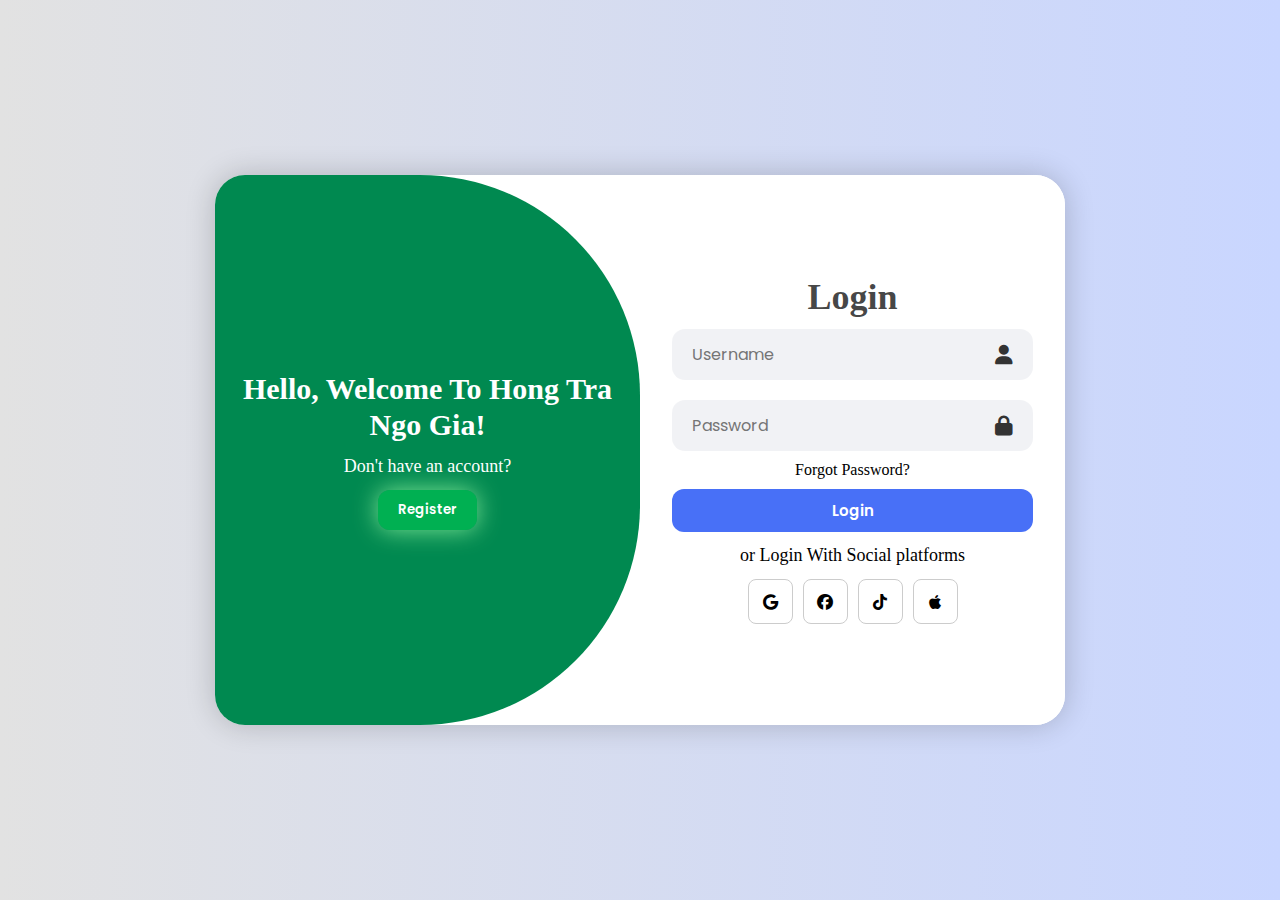
<file: DUY/index.html>
<!DOCTYPE html>
<html lang="en">
<head>
   <meta charset="UTF-8">
   <meta name="viewport" content="width=device-width, initial-scale=1.0">
   <title>Document</title>
   <link rel="stylesheet" href="resetCss.css">
   <link rel="stylesheet" href="style.css">
<link rel="stylesheet" href="https://cdnjs.cloudflare.com/ajax/libs/font-awesome/6.5.1/css/all.min.css"></head>
<body>
   <div class="container">
      <div class="container-form">
         <form action="" class="form form-login">
            <h1 class="title">Login</h1>
            <div class="input-user">
               <input type="text" class="username" placeholder="Username">
               <i class="fa-solid fa-user"></i>
            </div>   
            <div class="input-password">
               <input type="password" class="password" placeholder="Password">
               <i class="fa-solid fa-lock"></i>
            </div>   
            <div class="forgot-password">
               <a class="a-forgot" href="">Forgot Password?</a>
            </div>
            <button class="btn btn-login">Login</button>
            <div class="platform-other">
               <p>or Login With Social platforms</p>
            </div>
            <div class="platform-item platform-login">
               <div class="item"><i class="fa-brands fa-google"></i></div>
               <div class="item"><i class="fa-brands fa-facebook"></i></div>
               <div class="item"><i class="fa-brands fa-tiktok"></i></div>
               <div class="item"><i class="fa-brands fa-apple"></i></div>
              
            </div>
         </form>
         <form action="#" class="form form-register"> <h1 class="title">Registration</h1>
    
    <div class="input-user"> <input type="text" placeholder="Username" required />
        <i class="fa-solid fa-user"></i>
    </div>

    <div class="input-user" style="margin-top: 20px;">
        <input type="email" placeholder="Email" required />
        <i class="fa-solid fa-envelope"></i>
    </div>

    <div class="input-password" style="margin-top: 20px;">
        <input type="password" placeholder="Password" required />
        <i class="fa-solid fa-lock"></i>
    </div>

    <button type="submit" class="btn-register" style="margin-top: 30px;">Register</button>
    
    <p>or register with social platforms</p>
    
    <div class="platform-item platfrom-register">
        <div class="item"><i class="fa-brands fa-google"></i></div>
        <div class="item"><i class="fa-brands fa-facebook"></i></div>
        <div class="item"><i class="fa-brands fa-tiktok"></i></i></div>
        <div class="item"><i class="fa-brands fa-apple"></i></div>
    </div>
</form>
      </div>
      <div class="background-panel">
         <div class="toggle-panel panel-left">
            <h1>Hello, Welcome To Hong Tra Ngo Gia!</h1>
          <p>Don't have an account?</p>
          <button class="btn btn-transfer-register">Register</button>
         </div>
      <div class="toggle-panel panel-right">
            <h1>Login</h1>
          <p>Please login if you already have an account!</p>
          <button class="btn btn-transfer-login">Login</button>
         </div>
      </div>
   </div>   
   <script src="main.js"></script>
</body>
</html>
</file>
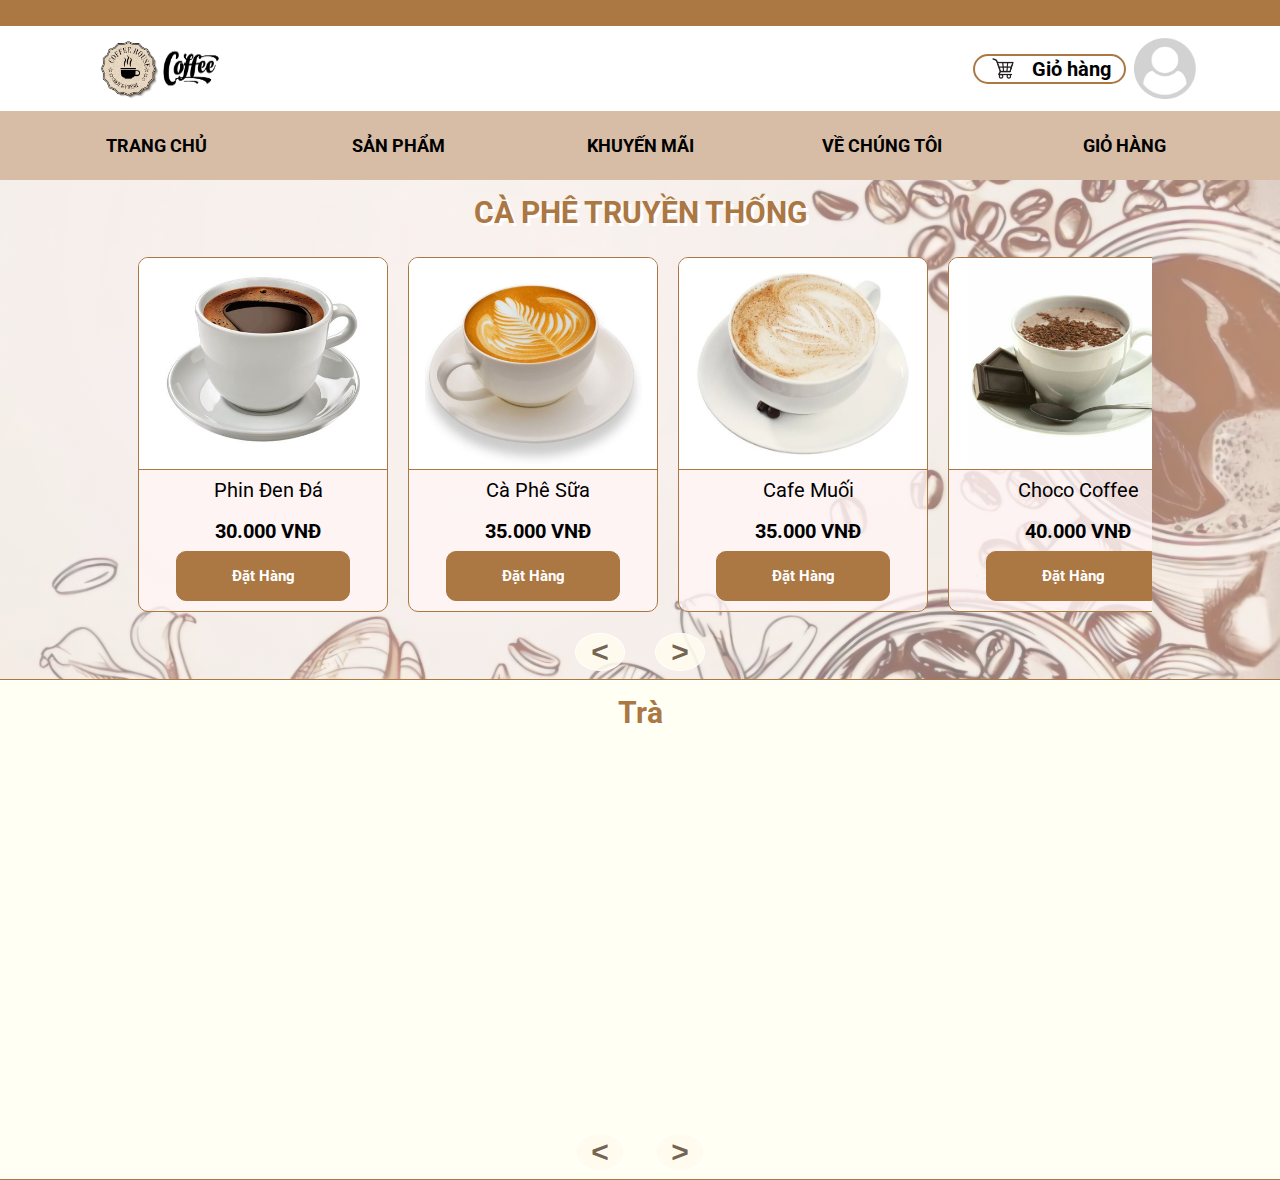
<file: Phuc/index.html>
<!DOCTYPE html>
<html lang="vi">
<head>
    <meta charset="UTF-8">
    <meta name="viewport" content="width=device-width, initial-scale=1.0">
    <title>Menu</title>
    <link rel="stylesheet" href="style_draft.css">
</head>

<body>
    <!-- ===== HEADER ===== -->
    <header class="header">
        <div class="decoration"></div>
        <div class="header_top">
            <button class="header-menu-btn"> 
                <img src="nav.svg">
            </button>

            <div class="header-brand">
                <a class="logo" href="#">     
                    <img class="logo_icon" src="/Phuc/Header/logo.png" alt="Logo Shop">   
                    <img class="logo_text" src="/Phuc/Header/Logo_Text.png" alt="Logo Shop Text">        
                </a>
            </div>

            <div class="header-actions">
                <button class="cart">
                    <img src="/Phuc/Header/Shopping_cart.png" alt="Giỏ Hàng">
                    <p>Giỏ hàng</p>
                </button>
                
                <a class="user-icon" href="#">
                    <img src="/Phuc/Header/usericon.png" alt="Đăng Nhập">
                </a>
            </div>
        </div>

        <nav class ="header_nav">
            <a class="feature" href="#">TRANG CHỦ</a>
            <a class="feature" href="#">SẢN PHẨM</a>
            <a class="feature" href="#">KHUYẾN MÃI</a>
            <a class="feature" href="#">VỀ CHÚNG TÔI</a>
            <a class="feature" href="#">GIỎ HÀNG</a>
            <a class="feature" href="#">ĐĂNG NHẬP</a>
            <a class="feature" href="#">ĐĂNG KÝ</a>
        </nav>
    </header>


    <main class="content">

    <section class="product cafe">

        <h1 class="title-product">CÀ PHÊ TRUYỀN THỐNG</h1>
        
        <div class="slider-window">
            <div class="slider-track" id ="product-list-cafe">
                <!-- <article class="product-card product-card-cafe">
                    <div class = "container_images">
                        <img class="images_product" src="" alt="">
                    </div>

                    <div class="product-info">
                        <p class="product-name"></p>
                        <p class="price"></p>
                    </div>

                    <div class="container_btn"> 
                        <button class="order-btn"></button>
                    </div>
                </article> -->
            </div>
        </div>

        <div class="slider-nav">
            <button class="btn btn-prev"> &lt; </button>
            <button class="btn btn-next"> &gt; </button>
        </div>
    </section>

    <!-- ===== TRÀ ===== -->
    <section class="product tea-product">
        <h1 class="title-product">Trà</h1>
        
        <div class="slider-window">
                <div class="slider-track">
                </div>
        </div>

        <div class="slider-nav">
            <button class="btn btn-prev"> &lt; </button>
            <button class="btn btn-next"> &gt; </button>
        </div>
    </section>


    <!-- ===== FREEZE ===== -->
    <!-- <section class="product">
        <h1 class="title-product">FREEZE</h1>

        <div class="slider-window">
        </div>                      

        <div class="nav-bar">
            <button class="btn btn-prev">Prev</button>
            <button class="btn btn-next">Next</button>
        </div>
    </section> -->
    </main>

    <footer>

    </footer>

    <script src="/Phuc/nav.js"></script>
    <script src="/Phuc/read_data.js"></script>
</body>
</html>
</file>
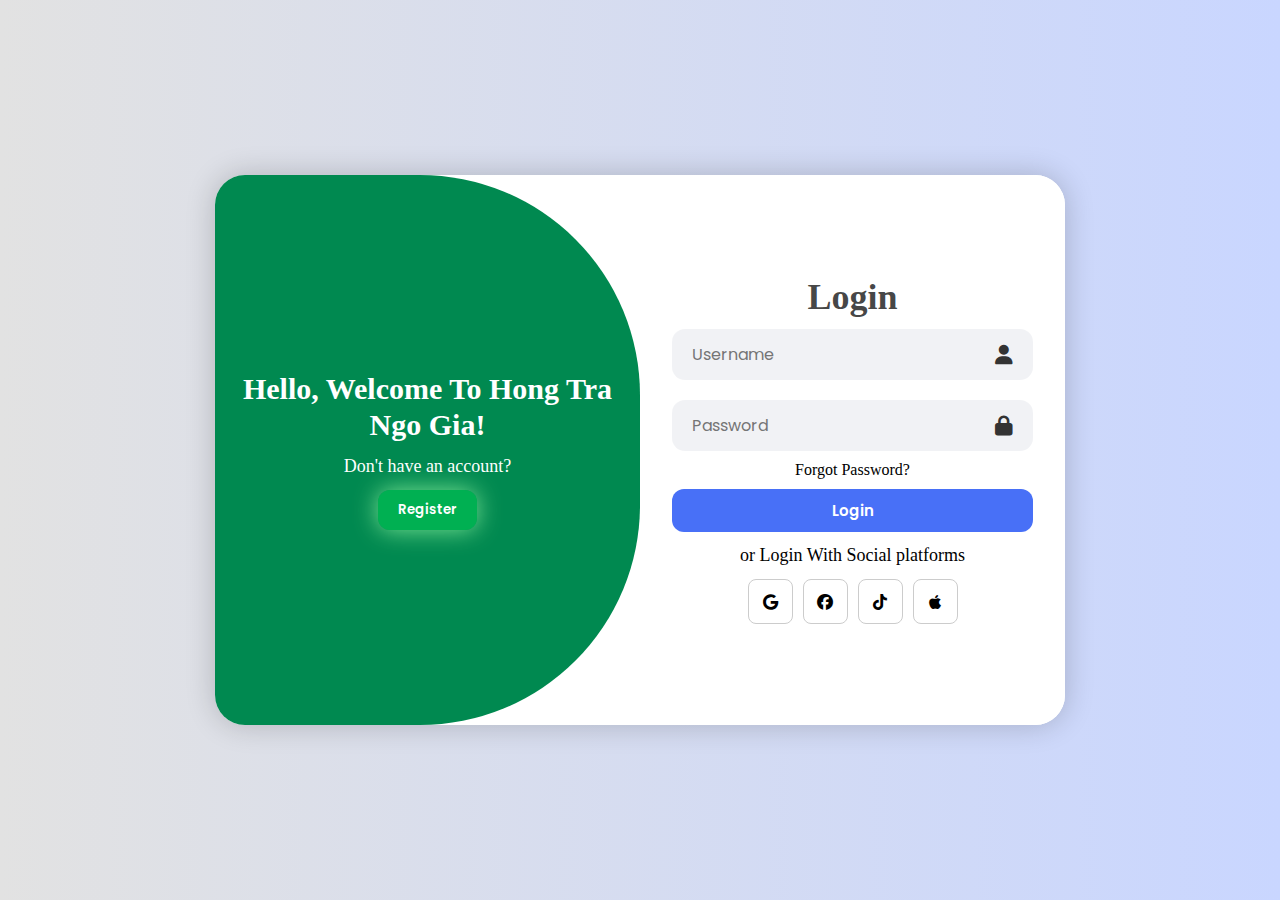
<file: DUY/draff1/index.html>
<!DOCTYPE html>
<html lang="en">
<head>
   <meta charset="UTF-8">
   <meta name="viewport" content="width=device-width, initial-scale=1.0">
   <title>Document</title>
   <link rel="stylesheet" href="resetCss.css">
   <link rel="stylesheet" href="style.css">
<link rel="stylesheet" href="https://cdnjs.cloudflare.com/ajax/libs/font-awesome/6.5.1/css/all.min.css"></head>
<body>
   <div class="container">

      <!-- container-form -->
      <div class="container-form ">
         <form action=""  class="form form-login">
            <h1 class="title">Login</h1>
            <div class="input-user">
               <input type="text" class="username" required placeholder="Username">
               <i class="fa-solid fa-user"></i>
            </div>   
            <div class="input-password">
               <input type="password" class="password" required placeholder="Password">
               <i class="fa-solid fa-lock"></i>
            </div>   
            <div class="forgot-password">
               <a class="a-forgot" href="">Forgot Password?</a>
            </div>
            <button class="btn btn-login">Login</button>
            <div class="platform-other">
               <p>or Login With Social platforms</p>
            </div>
            <div class="platform-item platform-login">
               <div class="item"><i class="fa-brands fa-google"></i></div>
               <div class="item"><i class="fa-brands fa-facebook"></i></div>
               <div class="item"><i class="fa-brands fa-tiktok"></i></div>
               <div class="item"><i class="fa-brands fa-apple"></i></div>
              
            </div>
         </form>
         <!-- form register -->
         <form action="#" class="form form-register"> <h1 class="title">Registration</h1>
    
             <div class="input-user"> <input type="text" placeholder="Username" required />
                 <i class="fa-solid fa-user"></i>
             </div>

             <div class="input-user" style="margin-top: 20px;">
                 <input type="email" placeholder="Email" required />
                 <i class="fa-solid fa-envelope"></i>
             </div>

             <div class="input-password" style="margin-top: 20px;">
                 <input type="password" placeholder="Password" required />
                 <i class="fa-solid fa-lock"></i>
             </div>

             <button type="submit" class="btn-register" style="margin-top: 30px;">Register</button>
             
             <p>or register with social platforms</p>
             
             <div class="platform-item platfrom-register">
                 <div class="item"><i class="fa-brands fa-google"></i></div>
                 <div class="item"><i class="fa-brands fa-facebook"></i></div>
                 <div class="item"><i class="fa-brands fa-tiktok"></i></i></div>
                 <div class="item"><i class="fa-brands fa-apple"></i></div>
             </div>
          </form>
      </div>

      <!-- container-panel -->
      <div class="background-panel">
         <div class="toggle-panel panel-left">
            <h1>Hello, Welcome To Hong Tra Ngo Gia!</h1>
          <p>Don't have an account?</p>
          <button class="btn btn-transfer-register">Register</button>
         </div>
      <div class="toggle-panel panel-right">
            <h1>Login</h1>
          <p>Please login if you already have an account!</p>
          <button class="btn btn-transfer-login">Login</button>
         </div>
      </div>
   </div>   
   <script src="main.js"></script>
</body>
</html>
</file>
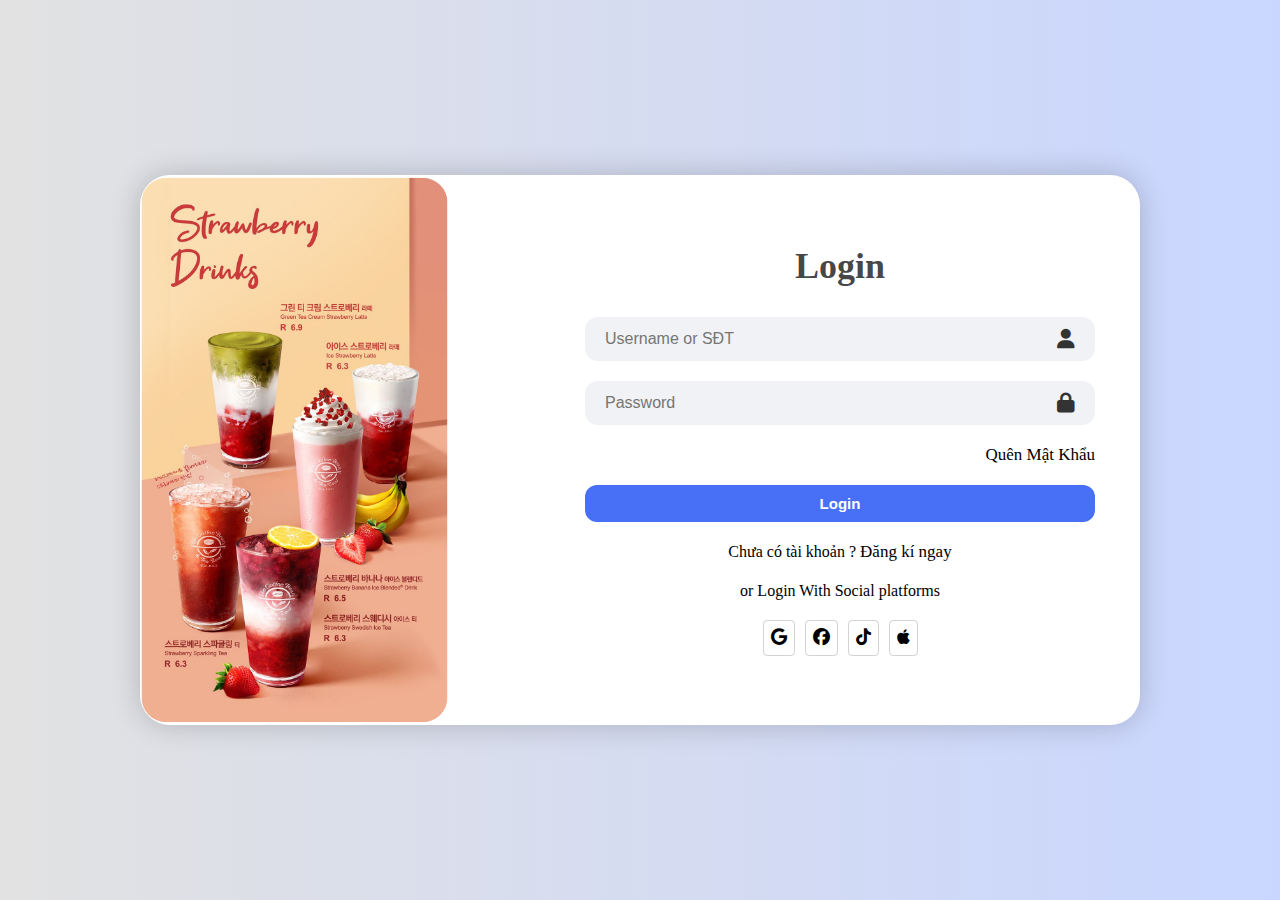
<file: DUY/draff2/index.html>
<!DOCTYPE html>
<html lang="en">
<head>
   <meta charset="UTF-8">
   <meta name="viewport" content="width=device-width, initial-scale=1.0">
   <title>Login</title>
   <link rel="stylesheet" href="./css/login/style.css">
</head>
<body>
   <div class="container">

      <div class="flex-center container-form ">
         <form   action="" enctype="application/x-www-form-urlencoded"  class="form gap-20 flex-colum form-login">
            <h1 class="title bold">Login</h1>
            <!-- input-user -->
            <div class="input-user input relative">
               <input type="text" class="username" required placeholder="Username or SĐT">
               <i class="fa-solid fa-user"></i>
            </div>   
            <!-- input-passwd -->
            <div class="input-password input relative">
               <input type="password" id="password" class="password " required placeholder="Password">
               <i class="fa-solid fa-lock" style="cursor: pointer; " id="togglePassword"></i>
               <!-- <i class="fa-solid  fa-eye" ></i> -->
            </div>   
            
            <div class="forgot-password">
               <a class="a-forgot" href="">Quên Mật Khẩu </a>
               
            </div>
            
            <button class="btn btn-login">Login</button>

           <div class="no-account">
               <span>Chưa có tài khoản ? </span>
               <a class="a-account" href="./register.html">Đăng kí ngay</a>
            </div>

            <div class="platform-other">
               <p>or Login With Social platforms</p>
            </div>
            <div class="flex gap-10 platform-item platform-login">
               <a href="" class="item"><i class="fa-brands fa-google"></i></a>
               <a href="" class="item"><i class="fa-brands fa-facebook"></i></a>
               <a href="" class="item"><i class="fa-brands fa-tiktok"></i></a>
               <a href="" class="item"><i class="fa-brands fa-apple"></i></a>
              
            </div>
         </form> 
         
         
      </div>
      <div class="container-panel ">
         <img src="./img/d94327edc7ae4b131845767888022b35.jpg" alt="">
      </div>
   </div>
   <script src="./js/login.js"></script>
</body>
</html>
</file>
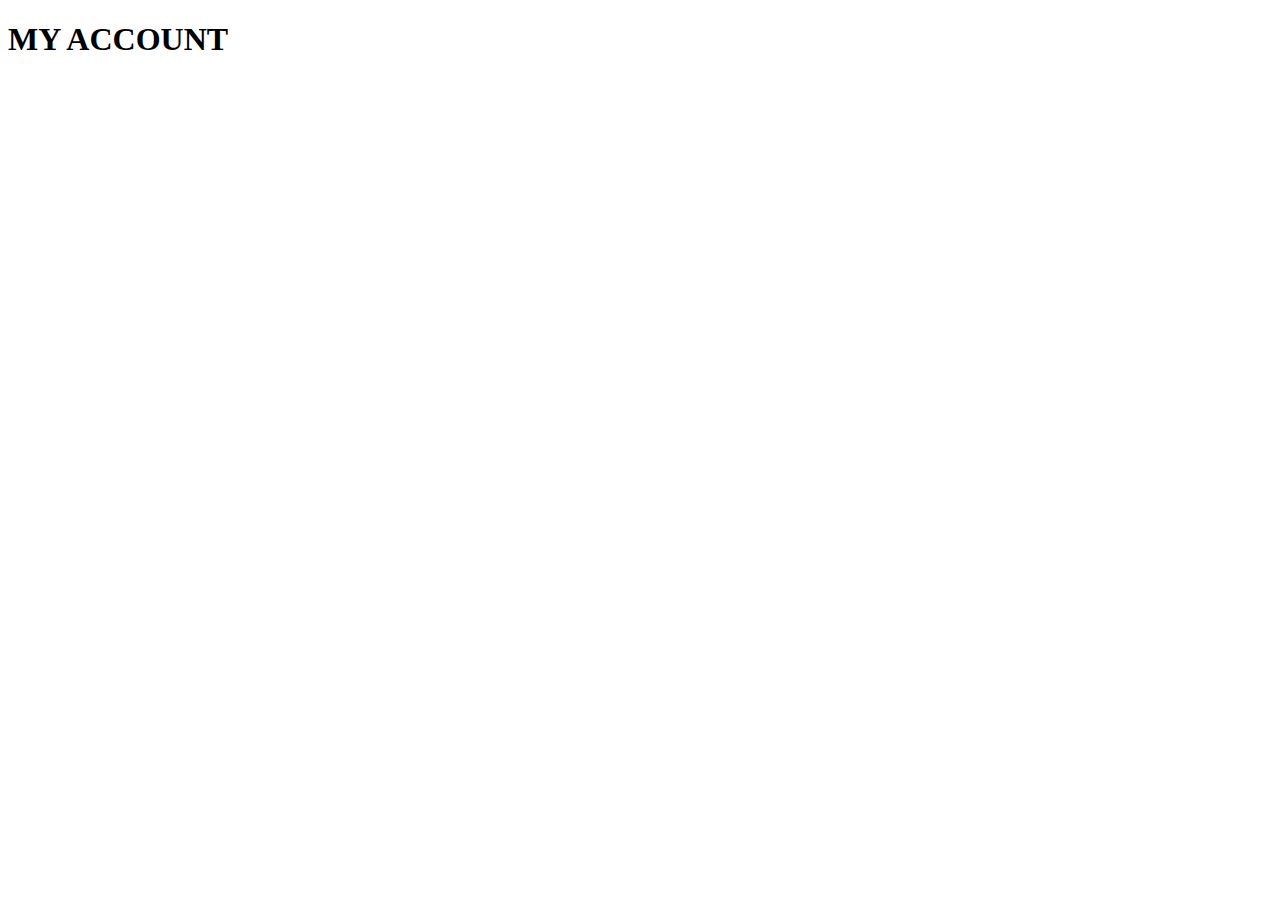
<file: Account/account.html>
<!DOCTYPE html>
<html lang="en">
<head>
    <meta charset="UTF-8">
    <meta name="viewport" content="width=device-width, initial-scale=1.0">
    <title>Document</title>
</head>
<body>
    <h1>MY ACCOUNT</h1>
    
</body>
</html>
</file>
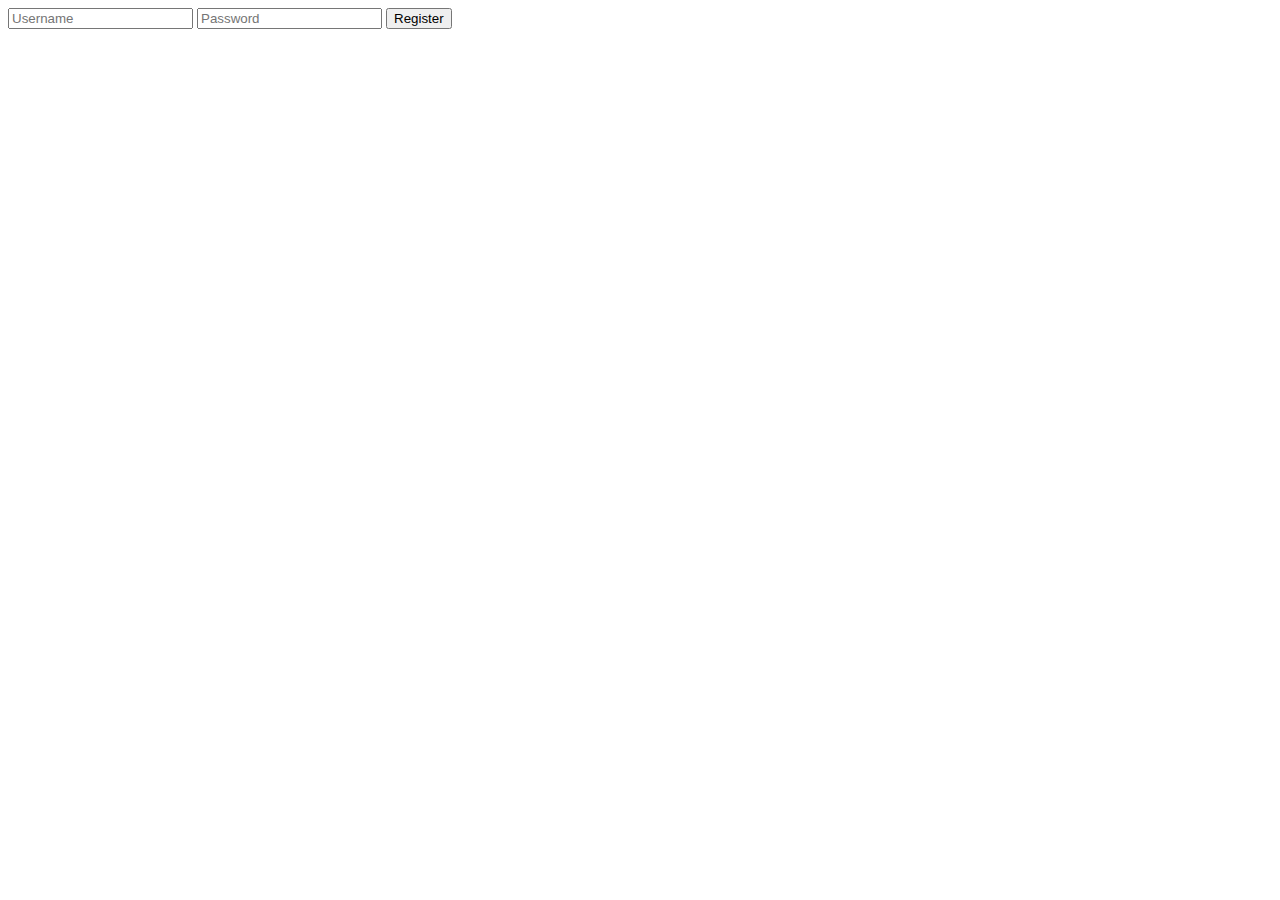
<file: control_register/test_reg.html>
<!DOCTYPE html>
<html lang="en">
<head>
    <meta charset="UTF-8">
    <meta name="viewport" content="width=device-width, initial-scale=1.0">
    <title>Document</title>
</head>
<body>
    <input type="text" id="username" placeholder="Username">
    <input type="password" id="password" placeholder="Password">

    <button id="btnRegister">Register</button>
    <script type="module" src="register.js"></script>
</body>
</html>
</file>
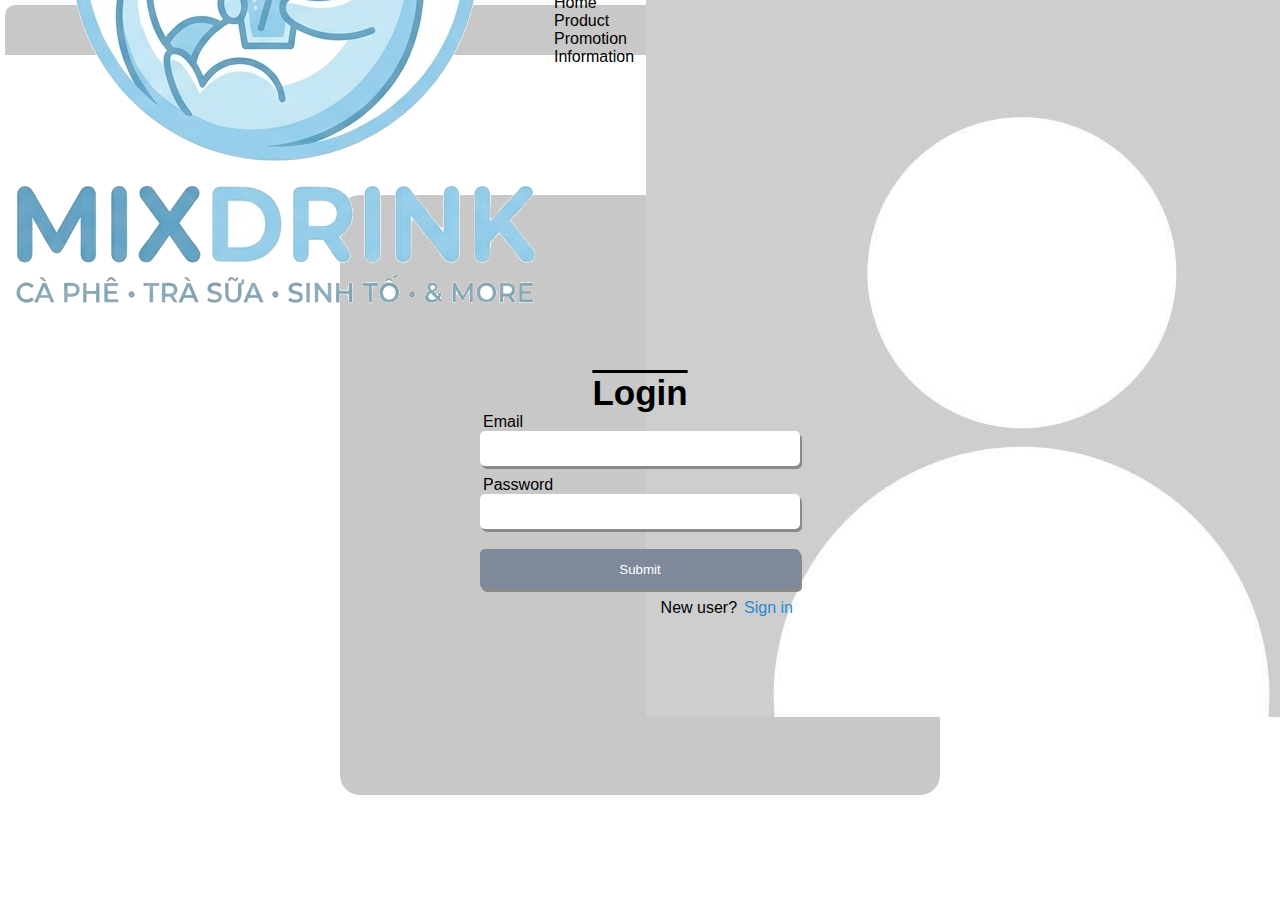
<file: pages/login.html>
<!DOCTYPE html>
<html lang="en">

<head>
    <meta charset="UTF-8">
    <meta name="viewport" content="width=device-width, initial-scale=1.0">
    <title>Login</title>
    <link rel="stylesheet" href="/css/base.css">
    <link rel="stylesheet" href="/css/layout.css">
    <link rel="stylesheet" href="/css/components.css">
    <link rel="stylesheet" href="/css/pages/login.css">
</head>

<body>
    <header>
        <div id="nav-container"></div>
        <script src="/js/nav.js" defer></script>
    </header>

    <main>
        <div>
            <form action="/login" method="post" class="login-form">
                <h2 class="title">Login</h2>
                <label for="email">Email</label><br>
                <input type="text" name="email" id="email">
                <label for="password">Password</label><br>
                <input type="password" name="password" id="password">
                <button type="submit" class="login-submit-btn">Submit</button>
                <p class="signin">New user?<a href="/pages/signin.html">Sign in</a></p>
            </form>
        </div>
    </main>
</body>

</html>
</file>
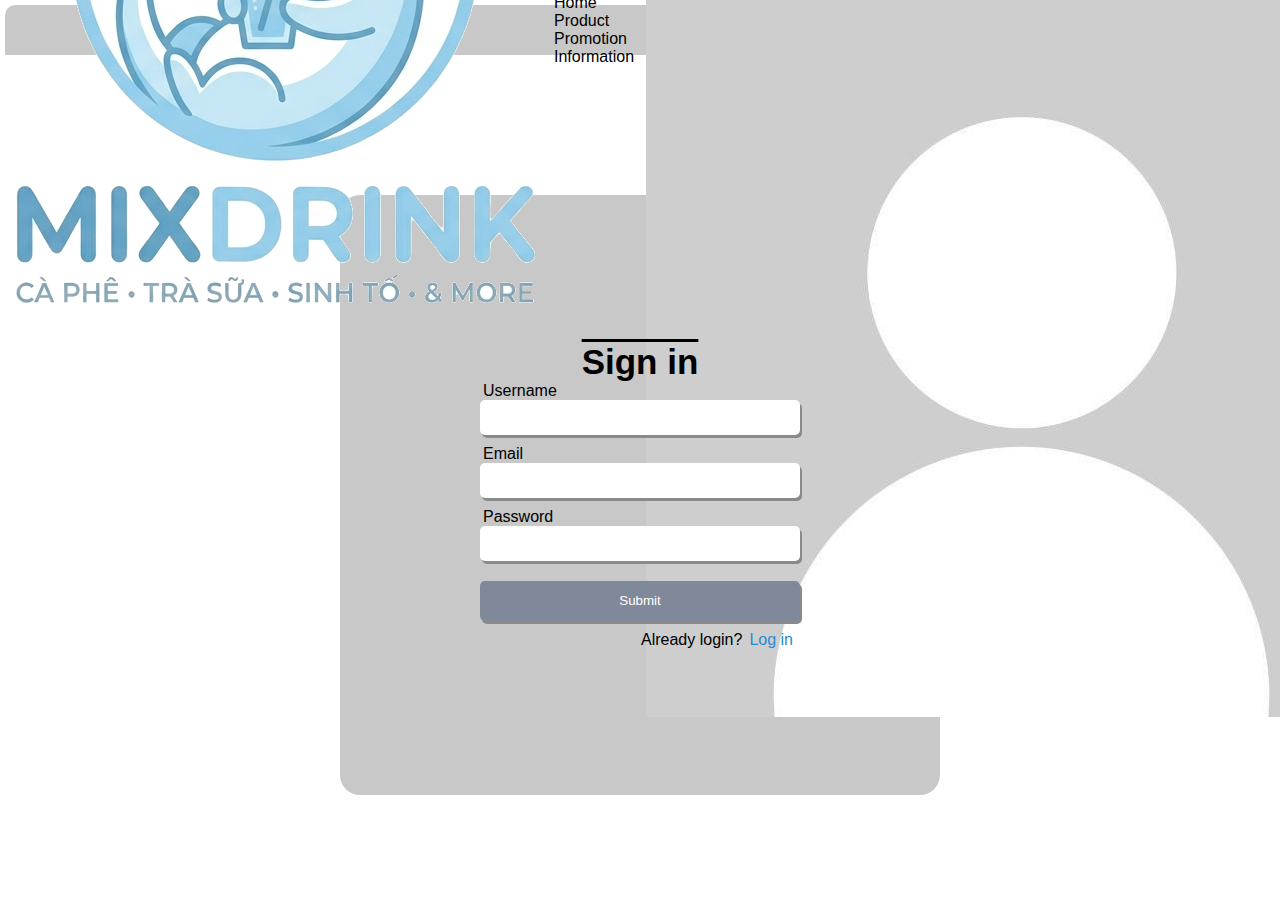
<file: pages/signin.html>
<!DOCTYPE html>
<html lang="en">
<head>
    <meta charset="UTF-8">
    <meta name="viewport" content="width=device-width, initial-scale=1.0">
    <title>Sign in</title>
    <link rel="stylesheet" href="/css/base.css">
    <link rel="stylesheet" href="/css/layout.css">
    <link rel="stylesheet" href="/css/components.css">
    <link rel="stylesheet" href="/css/pages/login.css">
</head>
<body>
    <header>
        <div id="nav-container"></div>
        <script src="/js/nav.js" defer></script>
    </header>

    <main>
        <div>
            <form action="/login" method="post" class="login-form">
                <h2 class="title">Sign in</h2>
                <label for="username">Username</label><br>
                <input type="text" name="username" id="username">
                <label for="email">Email</label><br>
                <input type="text" name="email" id="email">
                <label for="password">Password</label><br>
                <input type="password" name="password" id="password">
                <button type="submit" class="login-submit-btn">Submit</button>
                <p class="signin">Already login?<a href="/pages/login.html">Log in</a></p>
            </form>
        </div>
    </main>
</body>
</html>
</file>
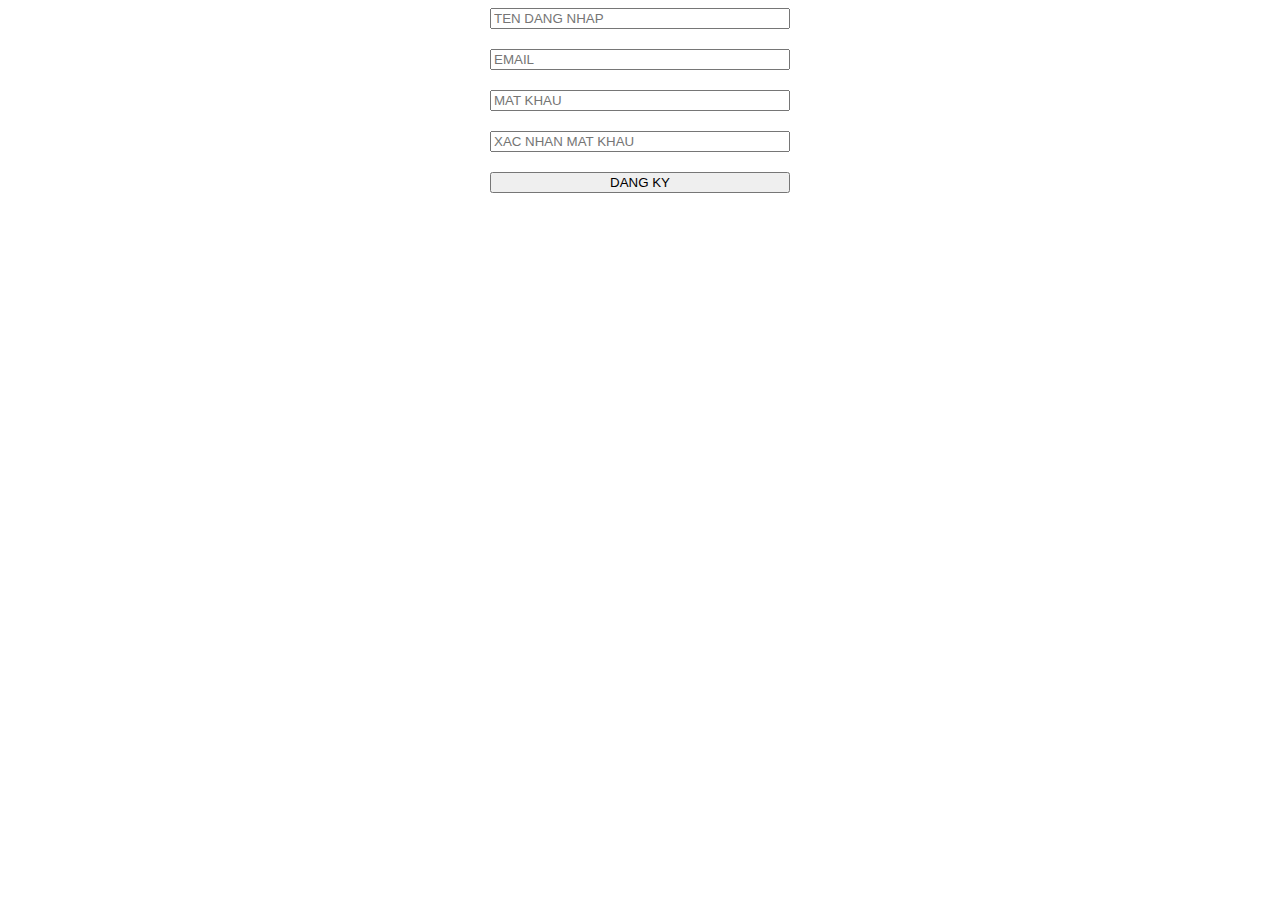
<file: Register/register.html>
<!DOCTYPE html>
<html lang="en">
<head>
    <meta charset="UTF-8">
    <meta name="viewport" content="width=device-width, initial-scale=1.0">
    <title>Document</title>
</head>
<body style="display: flex; justify-content: center;">
    <form style="display: flex; flex-direction: column; justify-content: center; width: 300px; gap: 20px;">
        <input id="username" class="form-control" type="text" placeholder="TEN DANG NHAP">
        <input id="email" class="form-control" type="email" required placeholder="EMAIL">
        <input id="password" class="form-control" type="password" placeholder="MAT KHAU">
        <input id="confirm_password" class="form-control" type="password" placeholder="XAC NHAN MAT KHAU">
        <button type="submit" class="btn btn-primary">DANG KY</button>
        <script src="register.js"></script>
    </form>

</body>
</html>
</file>
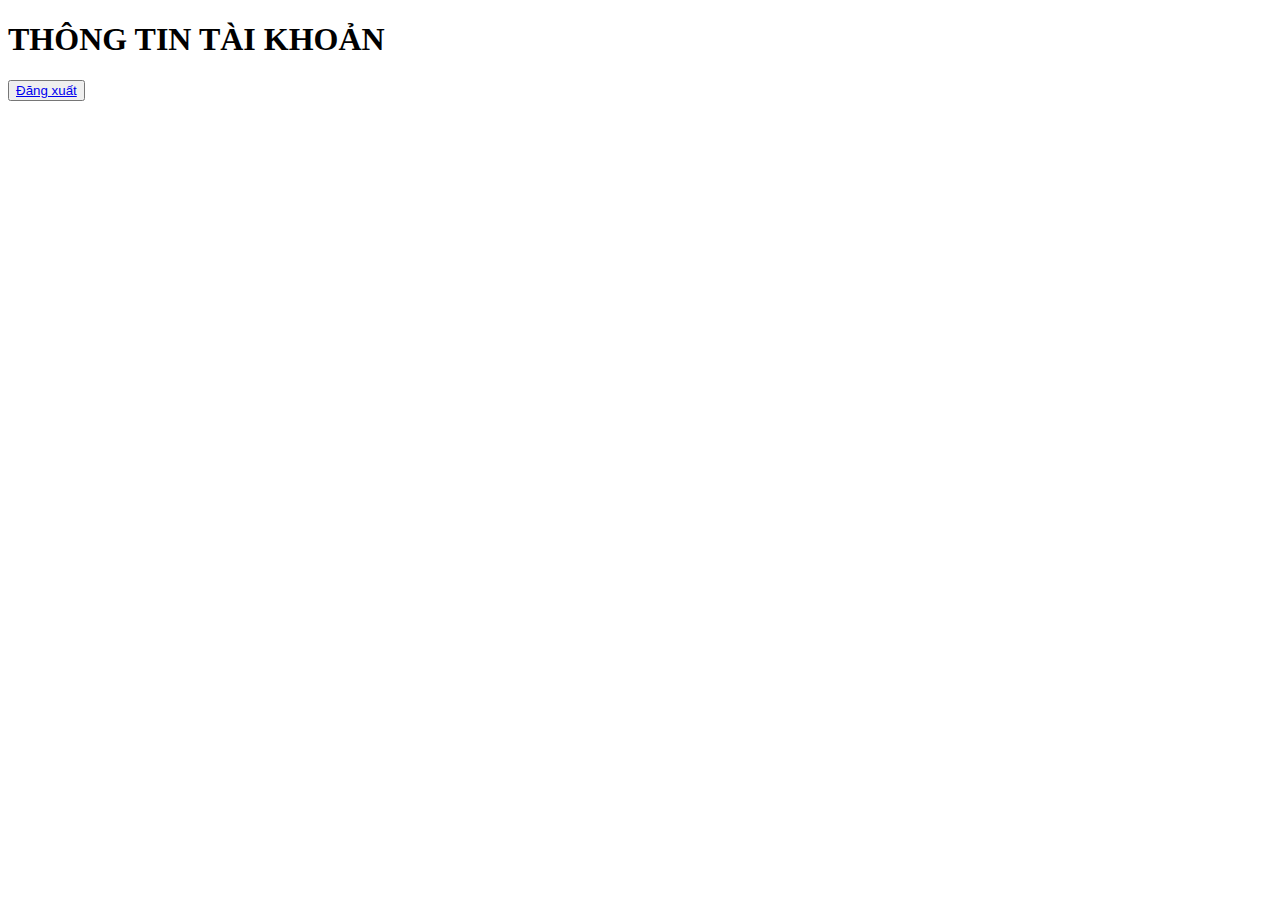
<file: UI/account.html>
<!DOCTYPE html>
<html lang="en">
<head>
    <meta charset="UTF-8">
    <meta name="viewport" content="width=device-width, initial-scale=1.0">
    <title>Document</title>
</head>
<body>
    <h1>THÔNG TIN TÀI KHOẢN</h1>
    <p class="name">
    </p>
    <button id="log_out"> <a href="../index.html">Đăng xuất</a></button>
    <script src="./show_info.js">
    </script>
</body>
</html>
</file>
<file: DUY/style.css>
@import url('https://fonts.googleapis.com/css2?family=Poppins:wght@300;400;500;600;700&display=swap');

* {
    box-sizing: border-box;
    font-family: "Poppins", sans-serif;
    text-decoration: none;
}

html {
    font-size: 62.5%;
}

body {
    font-size: 1.6rem;
    display: flex;
    justify-content: center;
    align-items: center;
    min-height: 100vh;
    background: linear-gradient(90deg, #e2e2e2, #c9d6ff);
    line-height: normal;
}

h1, h2, h3, h4, h5, h6, b, strong {
    font-weight: bold;
    line-height: 1.2;
}

.forgot-password {
    margin-top: 10px;
}

.a-forgot {
    color: black;
    padding: 10px;
}

.a-forgot:hover {
    text-shadow: 0.5px 0 0 currentColor;
}

.container {
    position: relative;
    width: 850px;
    height: 550px;
    background: #fff;
    border-radius: 30px;
    box-shadow: 0 0 30px rgba(0, 0, 0, .2);
    overflow: hidden;
}

.container-form {
    position: absolute;
    right: 0;
    width: 50%;
    height: 100%;
    background: #fff;
    display: flex;
    align-items: center;
    justify-content: center;
    z-index: 1;
    transition: .6s ease-in-out;
}

.container.active .container-form {
    right: 50%;
}

.form {
    position: absolute;
    width: 85%;
    display: flex;
    flex-direction: column;
    align-items: center;
    transition: .6s ease-in-out;
}

.form-login {
    opacity: 1;
    z-index: 2;
}

.container.active .form-login {
    opacity: 0;
    transform: translateX(-100%);
    transition: 0.5s ease-in-out;
}

.form-register {
    opacity: 0;
    pointer-events: none;
    transform: translateX(100%);
}

.container.active .form-register {
    opacity: 1;
    pointer-events: all;
    transform: translateX(0);
}

h1.title {
    font-size: 36px;
    margin-bottom: 10px;
    color: rgba(0, 0, 0, 0.737);
    font-weight: 700;
}

.container p {
    font-size: 1.8rem;
    margin: 13px 0;
}

.input-user, .input-password {
    position: relative;
    width: 100%;
}

.input-user input, .input-password input {
    width: 100%;
    padding: 13px 50px 13px 20px;
    background-color: #d1d4de4d;
    border-radius: 13px;
    border: none;
    outline: none;
    font-size: 16px;
}

.input-password {
    margin-top: 20px;
}

.input-user i, .input-password i {
    position: absolute;
    right: 20px;
    top: 50%;
    transform: translateY(-50%);
    font-size: 20px;
    color: #333;
}

.form .btn-login, .btn-register {
    width: 100%;
    padding: 10px;
    background-color: #1d4ff5cf;
    border-radius: 12px;
    color: white;
    font-size: 15px;
    margin-top: 10px;
    border: none;
    font-weight: 600;
}

.btn-login:hover, .btn-register:hover {
    cursor: pointer;
    background-color: #1d4ff5;
    box-shadow: 0 0 20px rgba(29, 79, 245, 0.6);
    transform: translateY(-2px);
}

.btn-transfer-register, .btn-transfer-login {
    background-color: #00ca549a;
    color: white;
    padding: 10px 20px;
    border-radius: 12px;
    border: none;
    font-weight: 600;
    transition: all 0.3s ease;
    box-shadow: 0 0 25px rgba(136, 239, 155, 0.9);
}

.btn-transfer-register:hover, .btn-transfer-login:hover {
    background-color: #ffffff;
    color: rgb(0, 137, 80);
    transform: translateY(-2px);
    font-weight: 800;
    box-shadow: 0 0 25px rgba(20, 199, 70, 0.9);
    filter: brightness(1.2);
}

.platform-item {
    display: flex;
    gap: 10px;
    justify-content: center;
}

.item {
    display: flex;
    align-items: center;
    justify-content: center;
    width: 45px;
    height: 45px;
    border: 1px solid #ccc;
    border-radius: 8px;
    cursor: pointer;
}

.background-panel {
    position: relative;
    width: 100%;
    height: 100%;
    left: 0;
    z-index: 2;
    pointer-events: none;
}

.background-panel::before {
    content: '';
    position: absolute;
    left: -250%;
    width: 300%;
    height: 100%;
    background-color: rgb(0, 137, 80);
    border-radius: 220px;
    transition: 1.7s ease-in-out;
    z-index: 2;
}

.container.active .background-panel::before {
    left: 50%;
    transition: 0.7s ease-in-out;
}

.toggle-panel {
    position: absolute;
    display: flex;
    flex-direction: column;
    width: 50%;
    height: 100%;
    justify-content: center;
    align-items: center;
    z-index: 3;
    color: white;
    transition: 1s ease-in-out;
    pointer-events: all;
    text-align: center;
}

.panel-left {
    position: absolute;
    left: 0;
    transition: 1.2s ease-in-out;
}

.container.active .panel-left {
    transform: translateX(-100%);
    transition: 0.5s ease-in-out;
}

.panel-right {
    right: -100%;
    position: absolute;
}

.toggle-panel.panel-right {
    pointer-events: none;
}

.container.active .panel-right {
    transform: translateX(0%);
    right: 0;
    transition: 1s ease-in-out;
    pointer-events: all;
}

.toggle-panel h1 {
    padding: 0 10px;
    font-size: 30px;
}

input::-ms-reveal, input::-ms-clear {
    display: none;
}

input::-webkit-contacts-auto-fill-button, 
input::-webkit-credentials-auto-fill-button {
    display: none !important;
    visibility: hidden;
    pointer-events: none;
}

@media screen and (max-width: 650px) {
    .container {
        width: 100vh;
        height: 95vh;
        margin: 10px;
    }
    .background-panel {
        height: 100%;
        position: absolute;
        width: 100%;
    }
    .container-form {
        left: 0;
        margin: 0 auto;
        width: 95%;
        position: absolute;
    }
    .form {
        bottom: 0%;
        width: 100%;
        height: 70%;
    }
    .container:not(.active) .background-panel::before {
        left: 0;
        top: -70%;
        width: 100%;
        height: 100%;
        position: absolute;
        border-radius: 20vw;
        pointer-events: none;
        transition: 1s ease-in-out;
    }
    @keyframes bounceMobile {
        0% { transform: translateY(0); }
        50% { transform: translateY(-10%); }
        100% { transform: translateY(0); }
    }
    .container.active .background-panel::before {
        left: 0 !important;
        top: -70%;
        width: 100%;
        border-radius: 120px;
        animation: bounceMobile 1s ease-in-out forwards;
        pointer-events: none;
    }
    .toggle-panel {
        height: 30%;
        width: 100%;
    }
    .panel-left {
        width: 100%;
        top: 0%;
    }
    .container.active .panel-left {
        top: -100%;
        left: 0;
        transition: 1s;
    }
    .panel-right {
        top: -100%;
        left: 0;
    }
    .container.active .panel-right {
        top: 0;
        right: 0;
        transition: 1.2s ease-in-out;
    }
    .container.active .form-register {
        margin-left: 20px;
    }
}
</file>
<file: Phuc/style_draft.css>
@import url('https://fonts.googleapis.com/css2?family=Roboto:wght@100..900&display=swap');
@import url('https://fonts.googleapis.com/css2?family=Arimo:ital,wght@0,400..700;1,400..700&family=SN+Pro:ital,wght@0,200..900;1,200..900&display=swap');
*{
    box-sizing: border-box;
    font-family: "Roboto", sans-serif;
    text-decoration: none;
}

:root{
    --main-color: #AB7743;
    --page-color: #fffff4;
    --line-header-color: rgb(220, 184, 83);
    --btn-color: rgba(255, 252, 238, 0.885);
    --nav-color: #D7BDA6;
}

body{
    display: flex;
    justify-content: center;
    flex-direction: column;
    margin: 0;
}

/* ===== HEADER ===== */

.header{
    display: flex;
    justify-content: center;
    flex-direction: column;
    height: 80px;
    width: 100%;
}

.decoration{
    display: none;
    height: 30px;
    background-color: var(--main-color);
}

.header_top{
    display: flex;
    justify-content: space-around;
    width: 100%;
    height: 100%;
}

/* Nav button (mobile) */

.header-menu-btn{
    background-color: white;
    border: 0;
    display: flex;
    justify-content: center;
    width: 20%;
}

.header-menu-btn img{
    display: block;
    width: 50%;
}

/* ===== LOGO  ===== */

.header-brand{
    display: flex;
    justify-content: center;
    width: 70%;
}

.logo{
    width: 80%;
    display: flex;
    justify-content: center;
}

.logo_icon{
    width: 36%;
}

.logo_text{
    width: 36%;
}


/* Shopping Cart và User Icon */
.header-actions{
    display: flex;
    justify-content: center;
    align-items: center;
    width: 20%;
}

.cart{
    display: none;
}

.user-icon{
    width: 50%;
    display: flex;
    justify-content: space-around;
}

.user-icon img{
    width: 100%;
}

/* ===== NAV ===== */

.header_nav{
    background-color: var(--nav-color);
    width: 70%;
    /* top: 75px; */
    height: 100vh;
    display: flex;
    position: absolute;
    justify-content: center;
    flex-direction: column;
    transform: translateX(-100%);
    transition: transform 0.3s ease;
}

.header_nav.active {
  transform: translateX(0);
}

.feature{
    height: 15%;
    font-size: 18px;
    font-weight: bold;
    color: black;
    display: flex;
    justify-content: center;
    align-items: center;
}

/* Tablet */
@media (min-width: 768px) { 
    .header{
        height: 85px;
    }

    .header-menu-btn{
        width: 15%;
    }

    .header-menu-btn img{
        display: block;
        width: 40%;
    }

    .header-brand{
        width: 65%;
    }
    .logo{
        width: 55%;
        display: flex;
        justify-content: center;
    }

    .logo_icon{
        width: 40%;
    }

    .logo_text{
        width: 40%;
    }


    .header-actions{
        width: 20%;
    }

    .user-icon{
        width: 30%;
    }
}

/* Laptop */
@media (min-width: 1024px) { 
    .header{
        position: sticky;
        z-index: 1000;
        top: 0;        
        width: 100%;
        height: 180px;
        display: flex;
        flex-direction: column;
    }

    .decoration{
        display: block;
    }

    .header-menu-btn{
        display: none;
    }

    .header_top{
        background-color: white;
        width: 100%;
        height: 100px;
        display: flex;
        justify-content: space-between;
        align-items: center;
    }

    /* ===== LOGO  ===== */
    .header-brand{
        display: flex;
        align-items: center;
        width: 25%;
    }
    .logo_icon{
        width: 35%;
    }

    .logo_text{
        width: 35%;
    }

    .header-actions{
        display: flex;
        justify-content: center;
        align-items: center;
        width: 30%;
    }

    /* Shopping Cart và User Icon */
    .cart{
        width: 40%;
        display: flex;
        justify-content: space-around;
        align-items: center;
        font-weight: bold;
        background-color: white;
        border: 2px solid var(--main-color);
        border-radius: 50px;
    }

    .cart p{
        margin: 0;
        font-size: 20px;
        width: 60%;
    }

    .cart img{
        width: 25%;
    }

    .user-icon{
        width: 20%;
        display: flex;
        justify-content: space-around;
    }

    .user-icon img{
        width: 80%;
    }
    /* ===== NAV ===== */

    .header_nav{
        background-color: var(--nav-color);
        height: 80px;
        width: 100%;
        display: flex;
        flex-direction: row;
        position: static;
        gap: 50px;
        transform: translateX(0);
    }

    .feature{
        width: 15%;
        height: 100%;
        font-size: 18px;
        font-weight: bold;
        color: black;
        display: flex;
        justify-content: center;
        align-items: center;
    }

    .feature:nth-last-child(-n+2){
        display: none;
    }

    .feature:hover{
        color: white;
    }

}
/* ===== HEADER ===== */


/* ===== CONTENT ===== */

.content{
    background-color: var(--page-color);
    display: flex;
    flex-direction: column;
    align-items: center;
}

.product{
    height: 400px;
    width: 100%;
    display: flex;
    flex-direction: column;
    justify-content: space-around;
    align-items: center;
    border-bottom: 1px solid var(--main-color);
}

.cafe{
    background-image:linear-gradient(0deg, rgba(255, 245, 245, 0.45), rgba(255, 245, 245, 0.45)), url(/Phuc/Cafe/background_coffee.png);
    background-size: cover;
    background-position: center top;
    background-repeat: no-repeat;
}

.title-product{
    font-size: 20px;
    text-shadow: 3px 3px white;
    display: flex;
    align-items: center;
    justify-content: center;
    height: 12%;
    margin: 0;
    color: var(--main-color);
}

/* ===== SLIDER ===== */

.slider-window{
    display: flex;
    justify-content:space-around;
    width: 80%;
    height: 60%;
    overflow-x: auto;
    scrollbar-width: none;
}

.slider-track{
    height: 100%;
    padding: 0 10px;
    display: flex;
    align-items: center;
    justify-content: center;
    gap: 20px;
    transition: transform 0.3s ease;
    width: fit-content
}

/* ===== PRODUCT CARD ===== */

.product-card{
    background-image: linear-gradient(0deg, rgba(255, 245, 245, 0.8), rgba(255, 245, 245, 0.8));
    width: 200px;
    height: 95%;
    display: flex;
    flex-direction: column;
    flex-shrink: 0;
    border: 1.5px solid var(--main-color);
    border-radius: 10px;
    overflow: hidden;
    transition: transform 0.3s ease;
}


.product-card:hover{
    transform: scale(1.05);
}

.container_images{
    background-color: white;
    height: 60%;
    display: flex;
    justify-content: center;
    border-bottom: 1px solid var(--main-color);
}

.images_product{
    height: 100%;
}

.product-info{
    height: 23%;
    padding-left: 10px;
    display: flex;
    flex-direction: column;
    justify-content: space-around;
}

.product-info p{
    margin: 0;
    /* color: var(--main-color); */
}

.product-name{
    font-size: 12px;
    text-align: center;
}

.price{
    font-size: 12px;
    font-weight: bold;
    text-align: center;
}

/* ===== BUTTON ===== */

.container_btn{
    height: 14%;
    display: flex;
    justify-content: center;
}

.order-btn{
    width: 70%;
    height: 100%;
    font-weight: bold;
    font-size: 10px;
    color: white;
    background-color: var(--main-color);
    border: 1px solid var(--main-color);
    border-radius: 10px;
}

.slider-nav{
    width: 250px;
    height: 10%;
    display: flex;
    justify-content: center;
    align-items: center;
    gap: 30px;
}

.btn{
    width: 20%;
    font-family: "SN Pro", sans-serif;
    font-size: 30px;
    font-weight: bold;
    color: rgba(80, 58, 39, 0.795);
    background-color: var(--btn-color);
    border: 1px solid white;
    border-radius: 50%;

    display: flex;
    justify-content: center;
}

@media(min-width: 1024px){
    .product{
        height: 500px;
    }
    .title-product{
        font-size: 30px;
    }
    .slider-window{
        height: 75%;
    }
    .product-card{
        width: 250px;
    }
    .product-name{
        font-size: 20px;
    }

    .price{
        font-size: 20px;
    }
    .order-btn{
        font-size: 15px;
    }
}

@media(min-width: 768){

}
/* ===== CONTENT ====== */
</file>
<file: DUY/draff1/style.css>
@import url('https://fonts.googleapis.com/css2?family=Poppins:wght@300;400;500;600;700&display=swap');

* {
    box-sizing: border-box;
    font-family: "Poppins", sans-serif;
    text-decoration: none;
}

html {
    font-size: 62.5%;
}

body {
    font-size: 1.6rem;
    display: flex;
    justify-content: center;
    align-items: center;
    min-height: 100vh;
    background: linear-gradient(90deg, #e2e2e2, #c9d6ff);
    line-height: normal;
}

h1, h2, h3, h4, h5, h6, b, strong {
    font-weight: bold;
    line-height: 1.2;
}

.forgot-password {
    margin-top: 10px;
}

.a-forgot {
    color: black;
    padding: 10px;
}

.a-forgot:hover {
    text-shadow: 0.5px 0 0 currentColor;
}

.container {
    position: relative;
    width: 850px;
    height: 550px;
    background: #fff;
    border-radius: 30px;
    box-shadow: 0 0 30px rgba(0, 0, 0, .2);
    overflow: hidden;
}

.container-form {
    position: absolute;
    right: 0;
    width: 50%;
    height: 100%;
    background: #fff;
    display: flex;
    align-items: center;
    justify-content: center;
    z-index: 1;
    transition: .6s ease-in-out;
}

.container.active .container-form {
    right: 50%;
}

.form {
    position: absolute;
    width: 85%;
    display: flex;
    flex-direction: column;
    align-items: center;
    transition: .6s ease-in-out;
}

.form-login {
    opacity: 1;
    z-index: 2;
}

.container.active .form-login {
    opacity: 0;
    transform: translateX(-100%);
    transition: 0.5s ease-in-out;
}

.form-register {
    opacity: 0;
    pointer-events: none;
    transform: translateX(100%);
}

.container.active .form-register {
    opacity: 1;
    pointer-events: all;
    transform: translateX(0);
}

h1.title {
    font-size: 36px;
    margin-bottom: 10px;
    color: rgba(0, 0, 0, 0.737);
    font-weight: 700;
}

.container p {
    font-size: 1.8rem;
    margin: 13px 0;
}

.input-user, .input-password {
    position: relative;
    width: 100%;
}

.input-user input, .input-password input {
    width: 100%;
    padding: 13px 50px 13px 20px;
    background-color: #d1d4de4d;
    border-radius: 13px;
    border: none;
    outline: none;
    font-size: 16px;
}

.input-password {
    margin-top: 20px;
}

.input-user i, .input-password i {
    position: absolute;
    right: 20px;
    top: 50%;
    transform: translateY(-50%);
    font-size: 20px;
    color: #333;
}

.form .btn-login, .btn-register {
    width: 100%;
    padding: 10px;
    background-color: #1d4ff5cf;
    border-radius: 12px;
    color: white;
    font-size: 15px;
    margin-top: 10px;
    border: none;
    font-weight: 600;
}

.btn-login:hover, .btn-register:hover {
    cursor: pointer;
    background-color: #1d4ff5;
    box-shadow: 0 0 20px rgba(29, 79, 245, 0.6);
    transform: translateY(-2px);
}

.btn-transfer-register, .btn-transfer-login {
    background-color: #00ca549a;
    color: white;
    padding: 10px 20px;
    border-radius: 12px;
    border: none;
    font-weight: 600;
    transition: all 0.3s ease;
    box-shadow: 0 0 25px rgba(136, 239, 155, 0.9);
}

.btn-transfer-register:hover, .btn-transfer-login:hover {
    background-color: #ffffff;
    color: rgb(0, 137, 80);
    transform: translateY(-2px);
    font-weight: 800;
    box-shadow: 0 0 25px rgba(20, 199, 70, 0.9);
    filter: brightness(1.2);
}

.platform-item {
    display: flex;
    gap: 10px;
    justify-content: center;
}

.item {
    display: flex;
    align-items: center;
    justify-content: center;
    width: 45px;
    height: 45px;
    border: 1px solid #ccc;
    border-radius: 8px;
    cursor: pointer;
}

.background-panel {
    position: relative;
    width: 100%;
    height: 100%;
    left: 0;
    z-index: 2;
    pointer-events: none;
}

.background-panel::before {
    content: '';
    position: absolute;
    left: -250%;
    width: 300%;
    height: 100%;
    background-color: rgb(0, 137, 80);
    border-radius: 220px;
    transition: 1.7s ease-in-out;
    z-index: 2;
}

.container.active .background-panel::before {
    left: 50%;
    transition: 0.7s ease-in-out;
}

.toggle-panel {
    position: absolute;
    display: flex;
    flex-direction: column;
    width: 50%;
    height: 100%;
    justify-content: center;
    align-items: center;
    z-index: 3;
    color: white;
    transition: 1s ease-in-out;
    pointer-events: all;
    text-align: center;
}

.panel-left {
    position: absolute;
    left: 0;
    transition: 1.2s ease-in-out;
}

.container.active .panel-left {
    transform: translateX(-100%);
    transition: 0.5s ease-in-out;
}

.panel-right {
    right: -100%;
    position: absolute;
}

.toggle-panel.panel-right {
    pointer-events: none;
}

.container.active .panel-right {
    transform: translateX(0%);
    right: 0;
    transition: 1s ease-in-out;
    pointer-events: all;
}

.toggle-panel h1 {
    padding: 0 10px;
    font-size: 30px;
}

input::-ms-reveal, input::-ms-clear {
    display: none;
}

input::-webkit-contacts-auto-fill-button, 
input::-webkit-credentials-auto-fill-button {
    display: none !important;
    visibility: hidden;
    pointer-events: none;
}

@media screen and (max-width: 650px) {
    .container {
        width: 100%;
        height: 95vh;
        margin: 10px;
    }
    .background-panel {
        height: 100%;
        position: absolute;
        width: 100%;
    }
    .container-form {
        width: 95%;
        margin: 0 auto;
        left: 0;
        
    }
    .form {
        bottom: 0%;
        width: 100%;
        height: 70%;
    }
    .container:not(.active) .background-panel::before {
        left: 0;
        top: -70%;
        width: 100%;
        height: 100%;
        position: absolute;
        border-radius: 20vw;
        pointer-events: none;
        transition: 1s ease-in-out;
    }
    @keyframes bounceMobile {
        0% { transform: translateY(0); }
        50% { transform: translateY(-10%); }
        100% { transform: translateY(0); }
    }
    .container.active .background-panel::before {
        left: 0 !important;
        top: -70%;
        width: 100%;
        border-radius: 120px;
        animation: bounceMobile 1s ease-in-out forwards;
        pointer-events: none;
    }
    .toggle-panel {
        height: 30%;
        width: 100%;
    }
    .panel-left {
        width: 100%;
        top: 0%;
    }
    .container.active .panel-left {
        top: -100%;
        left: 0;
        transition: 1s;
    }
    .panel-right {
        top: -100%;
        left: 0;
    }
    .container.active .panel-right {
        top: 0;
        right: 0;
        transition: 1.2s ease-in-out;
    }
    .container.active .form-register {
        margin-left: 20px;
    }
}
</file>
<file: css/base.css>
* {
    margin: 0;
    padding: 0;
    box-sizing: border-box;
}

html {
    font-size: 16px;
    font-family: 'Inter', 'Roboto', sans-serif;
}

body {
    background: rgb(255, 255, 255);
    color: black;
}

a {
    color: inherit;
    text-decoration: none;
}
</file>
<file: css/layout.css>
header {
    height: 70px;
}

nav {
    display: flex;
    justify-content: space-between;
}

footer {
  margin-top: auto;
}
</file>
<file: css/components.css>
nav {
    display: flex;
    max-width: 2560px;
    height: 50px;
    background-color: rgba(168, 168, 168, 0.637);
    border-radius: 10px 10px 0px 0px;
    margin: 5px;
    align-items: center;
    gap: 12px;
}

.nav-right {
    flex: 0 0 auto;
    margin-right: 10px;
}

.nav-left {
    flex: 0 0 auto;
    margin-left: 15px;
}

#global-search {
    width: 350px;
    height: 27px;
    border-radius: 9999px;
    padding: 0 10px;
    border: 0px;
    box-shadow: 0 4px 12px rgba(0,0,0,.1);
}

#global-search::placeholder {
    color: #888;
    font-size: 14px;
}

a.login {
    margin: 5px;
}

a.login:hover {
    color: rgba(255, 255, 255, 0.822);
}
</file>
<file: css/pages/login.css>
main{
    width: 600px;
    height: 600px;
    margin: 120px auto auto auto;
    border-radius: 20px;
    background-color: rgba(168, 168, 168, 0.637);
}

main div {
    display: flex;
    justify-content: center;
    align-items: center;
    margin: auto;
    width: 100%;
    height: 100%;
}

.title {
    text-decoration: overline;
    font-size: 35px;
    text-align: center;
    
}

.login-form {
    width: 320px;
}

.login-form input {
    width: 100%;
    height: 35px;
    border-radius: 5px;
    border: 1px;
    box-shadow: 2px 3px 0px 0px rgb(139, 138, 138);
    margin-bottom: 10px;
    padding: 0px 10px;
}

.login-form label {
    padding-left: 3px;
    padding-bottom: 1px;
}

.login-submit-btn {
    width: 100%;
    height: 40px;
    margin-top: 10px;
    border: none;
    border-radius: 5px;
    background-color: #7f8999;
    color: white;
    cursor: pointer;
    box-shadow: 2px 3px 0px 0px rgb(139, 138, 138);
    margin-bottom: 10px;
}

.login-submit-btn:hover {
    background-color: black;
    transform: translateY(-2px);
    border-radius: 6px;
}

.login-submit-btn:active {
    transform: translateY(2px);
    box-shadow: 0 1px 0 rgb(139, 138, 138);
}

.signin {
    display: flex;
    justify-content: flex-end;
    margin-left: auto;
}

.signin a {
    color: #278ad6;
    padding-left: 7px;
    padding-right: 7px;
}
</file>
<file: DUY/resetCss.css>
/* http://meyerweb.com/eric/tools/css/reset/ 
   v2.0 | 20110126
   License: none (public domain)
*/

html, body, div, span, applet, object, iframe,
h1, h2, h3, h4, h5, h6, p, blockquote, pre,
a, abbr, acronym, address, big, cite, code,
del, dfn, em, img, ins, kbd, q, s, samp,
small, strike, strong, sub, sup, tt, var,
b, u, i, center,
dl, dt, dd, ol, ul, li,
fieldset, form, label, legend,
table, caption, tbody, tfoot, thead, tr, th, td,
article, aside, canvas, details, embed, 
figure, figcaption, footer, header, hgroup, 
menu, nav, output, ruby, section, summary,
time, mark, audio, video {
	margin: 0;
	padding: 0;
	border: 0;
	font-size: 100%;
	font: inherit;
	vertical-align: baseline;
}
/* HTML5 display-role reset for older browsers */
article, aside, details, figcaption, figure, 
footer, header, hgroup, menu, nav, section {
	display: block;
}
body {
	line-height: 1;
}
ol, ul {
	list-style: none;
}
blockquote, q {
	quotes: none;
}
blockquote:before, blockquote:after,
q:before, q:after {
	content: '';
	content: none;
}
table {
	border-collapse: collapse;
	border-spacing: 0;
}
</file>
<file: DUY/draff1/resetCss.css>
/* http://meyerweb.com/eric/tools/css/reset/ 
   v2.0 | 20110126
   License: none (public domain)
*/

html, body, div, span, applet, object, iframe,
h1, h2, h3, h4, h5, h6, p, blockquote, pre,
a, abbr, acronym, address, big, cite, code,
del, dfn, em, img, ins, kbd, q, s, samp,
small, strike, strong, sub, sup, tt, var,
b, u, i, center,
dl, dt, dd, ol, ul, li,
fieldset, form, label, legend,
table, caption, tbody, tfoot, thead, tr, th, td,
article, aside, canvas, details, embed, 
figure, figcaption, footer, header, hgroup, 
menu, nav, output, ruby, section, summary,
time, mark, audio, video {
	margin: 0;
	padding: 0;
	border: 0;
	font-size: 100%;
	font: inherit;
	vertical-align: baseline;
}
/* HTML5 display-role reset for older browsers */
article, aside, details, figcaption, figure, 
footer, header, hgroup, menu, nav, section {
	display: block;
}
body {
	line-height: 1;
}
ol, ul {
	list-style: none;
}
blockquote, q {
	quotes: none;
}
blockquote:before, blockquote:after,
q:before, q:after {
	content: '';
	content: none;
}
table {
	border-collapse: collapse;
	border-spacing: 0;
}
</file>
<file: DUY/draff2/css/login/style.css>
/* reset css */
@import url(./reset.css);

/* import icon */
@import url("https://cdnjs.cloudflare.com/ajax/libs/font-awesome/6.5.1/css/all.min.css");

@import url(./main.css);

@import url(./common.css);

@import url(./btn.css);
</file>
